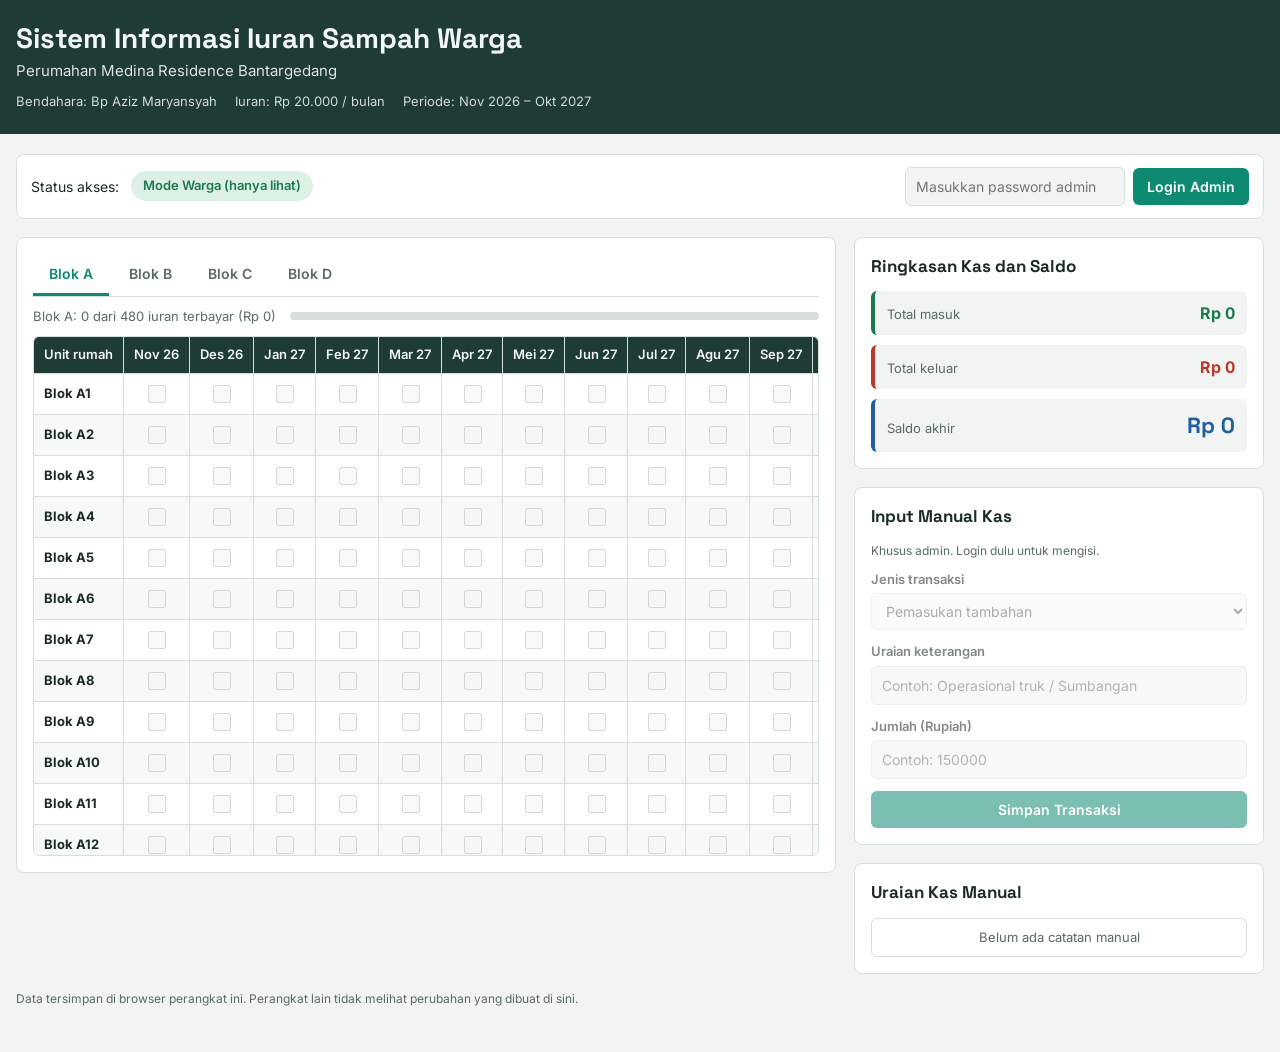
<file: public/assets/aistudio/Iuran_Sampah_Medina_Residence_837d42d8.html>
<!doctype html><html><head><meta charset=utf8><meta name=viewport content="width=device-width,initial-scale=1,viewport-fit=cover"><style>:root{color-scheme:light;box-sizing:border-box;padding-top:env(safe-area-inset-top,0px);padding-bottom:env(safe-area-inset-bottom,0px)}html{scroll-padding-top:env(safe-area-inset-top,0px)}body{margin:0;padding:0;font:14px -apple-system,BlinkMacSystemFont,sans-serif;background:#fff;color:#000}img{max-width:100%}[hidden]:not([hidden=until-found i]){display:none!important}</style></head><body>
<title>Iuran Sampah Medina Residence</title>
<meta name="claude:viewport-fit-sides" content="cover">
<link rel="preconnect" href="https://fonts.googleapis.com">
<link rel="preconnect" href="https://fonts.gstatic.com" crossorigin>
<link rel="stylesheet" href="https://fonts.googleapis.com/css2?family=Inter:wght@400;500;600;700&family=Space+Grotesk:wght@500;700&display=swap">
<style>
  /* Layout: kepala halaman, bilah akses, lalu dua kolom (tabel ceklis | kas dan catatan) yang menumpuk di layar sempit */
  :root {
    --bg: #f1f4f3;
    --surface: #ffffff;
    --fg: #1b2a26;
    --muted: #596b65;
    --line: #d7dfdc;
    --row-alt: #f6f9f8;
    --head-bg: #1f3b35;
    --head-fg: #f2f7f5;
    --accent: #0e8a73;
    --accent-fg: #ffffff;
    --danger: #b9382b;
    --ok: #1d7a4c;
    --ok-bg: #dcf0e5;
    --info: #1f5f9e;
    --info-bg: #dbe9f7;
    --font-display: 'Space Grotesk', 'Segoe UI', system-ui, sans-serif;
    --font-body: 'Inter', 'Segoe UI', system-ui, -apple-system, sans-serif;
  }
  @media (prefers-color-scheme: dark) {
    :root:not([data-theme="light"]) {
      --bg: #111917;
      --surface: #19231f;
      --fg: #e4eeea;
      --muted: #9bafa8;
      --line: #2b3a35;
      --row-alt: #1d2a26;
      --head-bg: #0c1513;
      --head-fg: #e4eeea;
      --accent: #3ecbad;
      --accent-fg: #08201a;
      --danger: #f0786a;
      --ok: #66d296;
      --ok-bg: #1b3a2b;
      --info: #82b8ef;
      --info-bg: #1c3149;
      color-scheme: dark;
    }
  }
  :root[data-theme="dark"] {
    --bg: #111917;
    --surface: #19231f;
    --fg: #e4eeea;
    --muted: #9bafa8;
    --line: #2b3a35;
    --row-alt: #1d2a26;
    --head-bg: #0c1513;
    --head-fg: #e4eeea;
    --accent: #3ecbad;
    --accent-fg: #08201a;
    --danger: #f0786a;
    --ok: #66d296;
    --ok-bg: #1b3a2b;
    --info: #82b8ef;
    --info-bg: #1c3149;
    color-scheme: dark;
  }

  * { box-sizing: border-box; }
  body {
    margin: 0;
    background: var(--bg);
    color: var(--fg);
    font-family: var(--font-body);
    font-size: 14px;
    line-height: 1.5;
  }
  button, input, select { font: inherit; color: inherit; }
  :focus-visible { outline: 2px solid var(--accent); outline-offset: 2px; }

  .wrap {
    max-width: 1300px;
    margin: 0 auto;
    padding-left: max(16px, env(safe-area-inset-left, 0px));
    padding-right: max(16px, env(safe-area-inset-right, 0px));
  }

  header.site {
    background: var(--head-bg);
    color: var(--head-fg);
    padding-block: 22px;
  }
  header.site h1 {
    font-family: var(--font-display);
    font-size: clamp(20px, 3.4vw, 28px);
    font-weight: 700;
    margin: 0;
    line-height: 1.2;
    text-wrap: balance;
  }
  header.site .lokasi {
    margin: 4px 0 0;
    font-size: 15px;
    opacity: 0.9;
  }
  header.site .info {
    margin: 10px 0 0;
    display: flex;
    flex-wrap: wrap;
    gap: 6px 18px;
    font-size: 13px;
    opacity: 0.85;
  }

  main { padding-block: 20px 32px; }

  .auth {
    background: var(--surface);
    border: 1px solid var(--line);
    border-radius: 8px;
    padding: 12px 14px;
    display: flex;
    flex-wrap: wrap;
    align-items: center;
    justify-content: space-between;
    gap: 10px 16px;
    margin-bottom: 18px;
  }
  .auth .left { display: flex; flex-wrap: wrap; align-items: center; gap: 8px 12px; min-width: 0; }
  .badge {
    display: inline-block;
    padding: 5px 12px;
    border-radius: 999px;
    font-weight: 600;
    font-size: 13px;
  }
  .badge.warga { background: var(--ok-bg); color: var(--ok); }
  .badge.admin { background: var(--info-bg); color: var(--info); }
  .login-form { display: flex; flex-wrap: wrap; gap: 8px; align-items: center; }
  .login-form input {
    padding: 8px 10px;
    border: 1px solid var(--line);
    border-radius: 6px;
    background: var(--bg);
    min-width: 0;
    width: 220px;
    max-width: 100%;
  }
  .msg-error { color: var(--danger); font-size: 13px; font-weight: 500; }

  .btn {
    padding: 8px 14px;
    border: 0;
    border-radius: 6px;
    font-weight: 600;
    cursor: pointer;
  }
  .btn:hover { filter: brightness(1.07); }
  .btn-primary { background: var(--accent); color: var(--accent-fg); }
  .btn-danger { background: var(--danger); color: #fff; }
  .btn-small { padding: 3px 9px; font-size: 12px; }

  .grid {
    display: grid;
    grid-template-columns: minmax(0, 2fr) minmax(0, 1fr);
    gap: 18px;
    align-items: start;
  }
  @media (max-width: 900px) { .grid { grid-template-columns: minmax(0, 1fr); } }

  .panel {
    background: var(--surface);
    border: 1px solid var(--line);
    border-radius: 8px;
    padding: 16px;
    min-width: 0;
  }
  .stack { display: flex; flex-direction: column; gap: 18px; min-width: 0; }
  .panel h2 {
    font-family: var(--font-display);
    font-size: 17px;
    margin: 0 0 12px;
    font-weight: 700;
  }

  .tabs {
    display: flex;
    flex-wrap: wrap;
    gap: 4px;
    border-bottom: 1px solid var(--line);
    margin-bottom: 10px;
  }
  .tab {
    background: none;
    border: 0;
    border-bottom: 3px solid transparent;
    padding: 9px 16px;
    font-weight: 600;
    color: var(--muted);
    cursor: pointer;
  }
  .tab[aria-selected="true"] { color: var(--accent); border-bottom-color: var(--accent); }

  .blok-summary {
    display: flex;
    flex-wrap: wrap;
    align-items: center;
    gap: 6px 14px;
    margin-bottom: 10px;
    color: var(--muted);
    font-size: 13px;
  }
  .meter {
    flex: 1 1 120px;
    height: 8px;
    border-radius: 999px;
    background: var(--line);
    overflow: hidden;
    min-width: 80px;
  }
  .meter > span { display: block; height: 100%; background: var(--accent); width: 0; }

  .table-wrap {
    overflow: auto;
    max-height: 520px;
    border: 1px solid var(--line);
    border-radius: 6px;
  }
  table { border-collapse: collapse; width: 100%; font-size: 13px; }
  th, td {
    padding: 8px 10px;
    border-bottom: 1px solid var(--line);
    border-right: 1px solid var(--line);
    white-space: nowrap;
    text-align: center;
  }
  th {
    position: sticky;
    top: 0;
    z-index: 2;
    background: var(--head-bg);
    color: var(--head-fg);
    font-weight: 600;
  }
  th:first-child, td:first-child {
    position: sticky;
    left: 0;
    text-align: left;
    z-index: 1;
    background: var(--surface);
  }
  th:first-child { z-index: 3; background: var(--head-bg); }
  tbody tr:nth-child(even) td { background: var(--row-alt); }
  td.lunas { font-variant-numeric: tabular-nums; color: var(--muted); }
  td input[type="checkbox"] {
    width: 18px;
    height: 18px;
    accent-color: var(--accent);
    cursor: pointer;
    vertical-align: middle;
  }
  td input[type="checkbox"]:disabled { cursor: default; opacity: 0.85; }

  .kas { display: flex; flex-direction: column; gap: 10px; }
  .kas-row {
    display: flex;
    justify-content: space-between;
    align-items: baseline;
    gap: 10px;
    padding: 10px 12px;
    border-radius: 6px;
    background: var(--bg);
    border-left: 4px solid var(--line);
  }
  .kas-row span:first-child { color: var(--muted); font-size: 13px; }
  .kas-row strong { font-variant-numeric: tabular-nums; font-size: 16px; }
  .kas-row.masuk { border-left-color: var(--ok); }
  .kas-row.masuk strong { color: var(--ok); }
  .kas-row.keluar { border-left-color: var(--danger); }
  .kas-row.keluar strong { color: var(--danger); }
  .kas-row.saldo { border-left-color: var(--info); }
  .kas-row.saldo strong { color: var(--info); font-size: 22px; font-family: var(--font-display); }

  fieldset { border: 0; padding: 0; margin: 0; min-width: 0; }
  fieldset:disabled { opacity: 0.55; }
  .form-group { margin-bottom: 12px; }
  .form-group label { display: block; margin-bottom: 4px; font-weight: 600; font-size: 13px; }
  .form-group input, .form-group select {
    width: 100%;
    padding: 8px 10px;
    border: 1px solid var(--line);
    border-radius: 6px;
    background: var(--bg);
  }
  .hint { color: var(--muted); font-size: 12px; margin: 0 0 10px; }

  .log { list-style: none; margin: 0; padding: 0; max-height: 260px; overflow-y: auto; border: 1px solid var(--line); border-radius: 6px; }
  .log li {
    display: flex;
    justify-content: space-between;
    align-items: center;
    gap: 10px;
    padding: 9px 10px;
    border-bottom: 1px solid var(--line);
    font-size: 13px;
  }
  .log li:last-child { border-bottom: 0; }
  .log .ket { min-width: 0; overflow-wrap: anywhere; }
  .log .nilai { display: flex; align-items: center; gap: 8px; white-space: nowrap; font-variant-numeric: tabular-nums; }
  .log .masuk { color: var(--ok); }
  .log .keluar { color: var(--danger); }
  .log .kosong { color: var(--muted); justify-content: center; }

  .foot { margin-top: 16px; color: var(--muted); font-size: 12px; }
</style>

<header class="site">
  <div class="wrap">
    <h1>Sistem Informasi Iuran Sampah Warga</h1>
    <p class="lokasi">Perumahan Medina Residence Bantargedang</p>
    <p class="info">
      <span>Bendahara: Bp Aziz Maryansyah</span>
      <span>Iuran: Rp 20.000 / bulan</span>
      <span>Periode: Nov 2026 – Okt 2027</span>
    </p>
  </div>
</header>

<main class="wrap">
  <section class="auth" aria-label="Akses">
    <div class="left">
      <span>Status akses:</span>
      <span id="statusBadge" class="badge warga">Mode Warga (hanya lihat)</span>
    </div>
    <form id="loginArea" class="login-form" autocomplete="off">
      <label for="passwordInput" hidden>Password admin</label>
      <input type="password" id="passwordInput" placeholder="Masukkan password admin">
      <button type="submit" class="btn btn-primary">Login Admin</button>
      <span id="loginError" class="msg-error" role="alert" hidden>Password salah.</span>
    </form>
    <div id="logoutArea" hidden>
      <button type="button" class="btn btn-danger" id="logoutBtn">Logout</button>
    </div>
  </section>

  <div class="grid">
    <section class="panel" aria-label="Ceklis iuran">
      <div class="tabs" role="tablist" id="tabs"></div>
      <div class="blok-summary">
        <span id="blokSummary"></span>
        <div class="meter" aria-hidden="true"><span id="blokMeter"></span></div>
      </div>
      <div class="table-wrap">
        <table id="iuranTable">
          <thead></thead>
          <tbody></tbody>
        </table>
      </div>
    </section>

    <div class="stack">
      <section class="panel" aria-label="Ringkasan kas">
        <h2>Ringkasan Kas dan Saldo</h2>
        <div class="kas">
          <div class="kas-row masuk"><span>Total masuk</span><strong id="txtTotalMasuk">Rp 0</strong></div>
          <div class="kas-row keluar"><span>Total keluar</span><strong id="txtTotalKeluar">Rp 0</strong></div>
          <div class="kas-row saldo"><span>Saldo akhir</span><strong id="txtSaldoAkhir">Rp 0</strong></div>
        </div>
      </section>

      <section class="panel" aria-label="Input kas manual">
        <h2>Input Manual Kas</h2>
        <p class="hint" id="adminHint">Khusus admin. Login dulu untuk mengisi.</p>
        <form id="txForm">
          <fieldset id="adminFormCard" disabled>
            <div class="form-group">
              <label for="txJenis">Jenis transaksi</label>
              <select id="txJenis">
                <option value="masuk">Pemasukan tambahan</option>
                <option value="keluar">Pengeluaran</option>
              </select>
            </div>
            <div class="form-group">
              <label for="txKeterangan">Uraian keterangan</label>
              <input type="text" id="txKeterangan" placeholder="Contoh: Operasional truk / Sumbangan">
            </div>
            <div class="form-group">
              <label for="txJumlah">Jumlah (Rupiah)</label>
              <input type="number" id="txJumlah" min="1" inputmode="numeric" placeholder="Contoh: 150000">
            </div>
            <button type="submit" class="btn btn-primary" style="width:100%">Simpan Transaksi</button>
            <p id="txError" class="msg-error" role="alert" hidden style="margin:8px 0 0">Isi uraian dan jumlah dengan benar.</p>
          </fieldset>
        </form>
      </section>

      <section class="panel" aria-label="Uraian kas manual">
        <h2>Uraian Kas Manual</h2>
        <ul class="log" id="logList"></ul>
      </section>
    </div>
  </div>

  <p class="foot">Data tersimpan di browser perangkat ini. Perangkat lain tidak melihat perubahan yang dibuat di sini.</p>
</main>

<script>
  var BESAR_IURAN = 20000;
  var BULAN_LIST = ["Nov 26","Des 26","Jan 27","Feb 27","Mar 27","Apr 27","Mei 27","Jun 27","Jul 27","Agu 27","Sep 27","Okt 27"];
  var BLOK_LIST = ['A','B','C','D'];
  var TOTAL_RUMAH = 40;
  var PASSWORD_ADMIN = "adminsampah";
  var KEY_P = 'medina_pembayaran';
  var KEY_T = 'medina_transaksi';

  var currentBlok = 'A';
  var isAdmin = false;
  var armedDelete = -1;

  function loadJson(key, fallback) {
    try {
      var v = localStorage.getItem(key);
      return v ? JSON.parse(v) : fallback;
    } catch (e) { return fallback; }
  }
  function saveData() {
    try {
      localStorage.setItem(KEY_P, JSON.stringify(dataPembayaran));
      localStorage.setItem(KEY_T, JSON.stringify(dataTransaksi));
    } catch (e) { /* penyimpanan tidak tersedia, data tetap di halaman */ }
  }

  var dataPembayaran = loadJson(KEY_P, {});
  var dataTransaksi = loadJson(KEY_T, []);
  if (!Array.isArray(dataTransaksi)) dataTransaksi = [];
  if (!dataPembayaran || typeof dataPembayaran !== 'object') dataPembayaran = {};

  BLOK_LIST.forEach(function (blok) {
    if (!dataPembayaran[blok]) dataPembayaran[blok] = {};
    for (var i = 1; i <= TOTAL_RUMAH; i++) {
      var arr = dataPembayaran[blok][i];
      if (!Array.isArray(arr) || arr.length !== 12) dataPembayaran[blok][i] = Array(12).fill(false);
    }
  });

  function $(id) { return document.getElementById(id); }
  function formatRupiah(n) { return 'Rp ' + n.toLocaleString('id-ID'); }
  function esc(s) {
    return String(s).replace(/[&<>"']/g, function (c) {
      return { '&': '&amp;', '<': '&lt;', '>': '&gt;', '"': '&quot;', "'": '&#39;' }[c];
    });
  }

  /* Login */
  function setAdmin(on) {
    isAdmin = on;
    var badge = $('statusBadge');
    badge.textContent = on ? 'Mode Admin (bisa mengubah data)' : 'Mode Warga (hanya lihat)';
    badge.className = 'badge ' + (on ? 'admin' : 'warga');
    $('loginArea').hidden = on;
    $('logoutArea').hidden = !on;
    $('adminFormCard').disabled = !on;
    $('adminHint').hidden = on;
    armedDelete = -1;
    renderTabel();
  }
  $('loginArea').addEventListener('submit', function (e) {
    e.preventDefault();
    var input = $('passwordInput');
    if (input.value === PASSWORD_ADMIN) {
      $('loginError').hidden = true;
      input.value = '';
      setAdmin(true);
    } else {
      $('loginError').hidden = false;
    }
  });
  $('logoutBtn').addEventListener('click', function () { setAdmin(false); });

  /* Tab blok */
  function renderTabs() {
    $('tabs').innerHTML = BLOK_LIST.map(function (b) {
      return '<button type="button" class="tab" role="tab" data-blok="' + b + '" aria-selected="' + (b === currentBlok) + '">Blok ' + b + '</button>';
    }).join('');
  }
  $('tabs').addEventListener('click', function (e) {
    var btn = e.target.closest('.tab');
    if (!btn) return;
    currentBlok = btn.getAttribute('data-blok');
    renderTabs();
    renderTabel();
  });

  /* Tabel */
  function renderTabel() {
    var head = '<tr><th scope="col">Unit rumah</th>';
    BULAN_LIST.forEach(function (b) { head += '<th scope="col">' + b + '</th>'; });
    head += '<th scope="col">Lunas</th></tr>';
    document.querySelector('#iuranTable thead').innerHTML = head;

    var body = '';
    var terbayarBlok = 0;
    for (var i = 1; i <= TOTAL_RUMAH; i++) {
      var row = dataPembayaran[currentBlok][i];
      var n = row.filter(Boolean).length;
      terbayarBlok += n;
      body += '<tr><td><strong>Blok ' + currentBlok + i + '</strong></td>';
      for (var b = 0; b < 12; b++) {
        body += '<td><input type="checkbox" data-unit="' + i + '" data-bulan="' + b + '"' +
          (row[b] ? ' checked' : '') + (isAdmin ? '' : ' disabled') +
          ' aria-label="Blok ' + currentBlok + i + ' ' + BULAN_LIST[b] + '"></td>';
      }
      body += '<td class="lunas">' + n + '/12</td></tr>';
    }
    document.querySelector('#iuranTable tbody').innerHTML = body;

    var total = TOTAL_RUMAH * 12;
    $('blokSummary').textContent = 'Blok ' + currentBlok + ': ' + terbayarBlok + ' dari ' + total + ' iuran terbayar (' + formatRupiah(terbayarBlok * BESAR_IURAN) + ')';
    $('blokMeter').style.width = (terbayarBlok / total * 100) + '%';
    hitungKeuangan();
  }
  document.querySelector('#iuranTable tbody').addEventListener('change', function (e) {
    var cb = e.target;
    if (!isAdmin || cb.type !== 'checkbox') { return; }
    var unit = parseInt(cb.getAttribute('data-unit'), 10);
    var bulan = parseInt(cb.getAttribute('data-bulan'), 10);
    dataPembayaran[currentBlok][unit][bulan] = cb.checked;
    saveData();
    renderTabel();
  });

  /* Keuangan */
  function hitungKeuangan() {
    var iuran = 0;
    BLOK_LIST.forEach(function (blok) {
      for (var i = 1; i <= TOTAL_RUMAH; i++) {
        dataPembayaran[blok][i].forEach(function (v) { if (v === true) iuran += BESAR_IURAN; });
      }
    });
    var masukTambahan = 0, keluar = 0;
    dataTransaksi.forEach(function (tx) {
      if (tx.jenis === 'masuk') masukTambahan += tx.jumlah;
      if (tx.jenis === 'keluar') keluar += tx.jumlah;
    });
    var masuk = iuran + masukTambahan;
    $('txtTotalMasuk').textContent = formatRupiah(masuk);
    $('txtTotalKeluar').textContent = formatRupiah(keluar);
    $('txtSaldoAkhir').textContent = formatRupiah(masuk - keluar);
    renderLog();
  }

  /* Transaksi manual */
  $('txForm').addEventListener('submit', function (e) {
    e.preventDefault();
    if (!isAdmin) return;
    var jenis = $('txJenis').value;
    var ket = $('txKeterangan').value.trim();
    var jumlah = parseInt($('txJumlah').value, 10);
    if (!ket || isNaN(jumlah) || jumlah <= 0) {
      $('txError').hidden = false;
      return;
    }
    $('txError').hidden = true;
    dataTransaksi.push({ jenis: jenis, keterangan: ket, jumlah: jumlah });
    saveData();
    $('txKeterangan').value = '';
    $('txJumlah').value = '';
    hitungKeuangan();
  });

  function renderLog() {
    var list = $('logList');
    if (dataTransaksi.length === 0) {
      list.innerHTML = '<li class="kosong">Belum ada catatan manual</li>';
      return;
    }
    list.innerHTML = dataTransaksi.map(function (tx, idx) {
      var cls = tx.jenis === 'masuk' ? 'masuk' : 'keluar';
      var tanda = tx.jenis === 'masuk' ? '+' : '−';
      var hapus = '';
      if (isAdmin) {
        hapus = armedDelete === idx
          ? '<button type="button" class="btn btn-danger btn-small" data-hapus="' + idx + '">Yakin hapus?</button>'
          : '<button type="button" class="btn btn-small" style="background:var(--line)" data-hapus="' + idx + '">Hapus</button>';
      }
      return '<li><span class="ket ' + cls + '"><strong>' + tanda + '</strong> ' + esc(tx.keterangan) + '</span>' +
        '<span class="nilai ' + cls + '"><strong>' + formatRupiah(tx.jumlah) + '</strong>' + hapus + '</span></li>';
    }).join('');
  }
  $('logList').addEventListener('click', function (e) {
    var btn = e.target.closest('[data-hapus]');
    if (!btn || !isAdmin) return;
    var idx = parseInt(btn.getAttribute('data-hapus'), 10);
    if (armedDelete === idx) {
      dataTransaksi.splice(idx, 1);
      armedDelete = -1;
      saveData();
      hitungKeuangan();
    } else {
      armedDelete = idx;
      renderLog();
    }
  });

  renderTabs();
  renderTabel();
</script>

</body></html>
</file>
